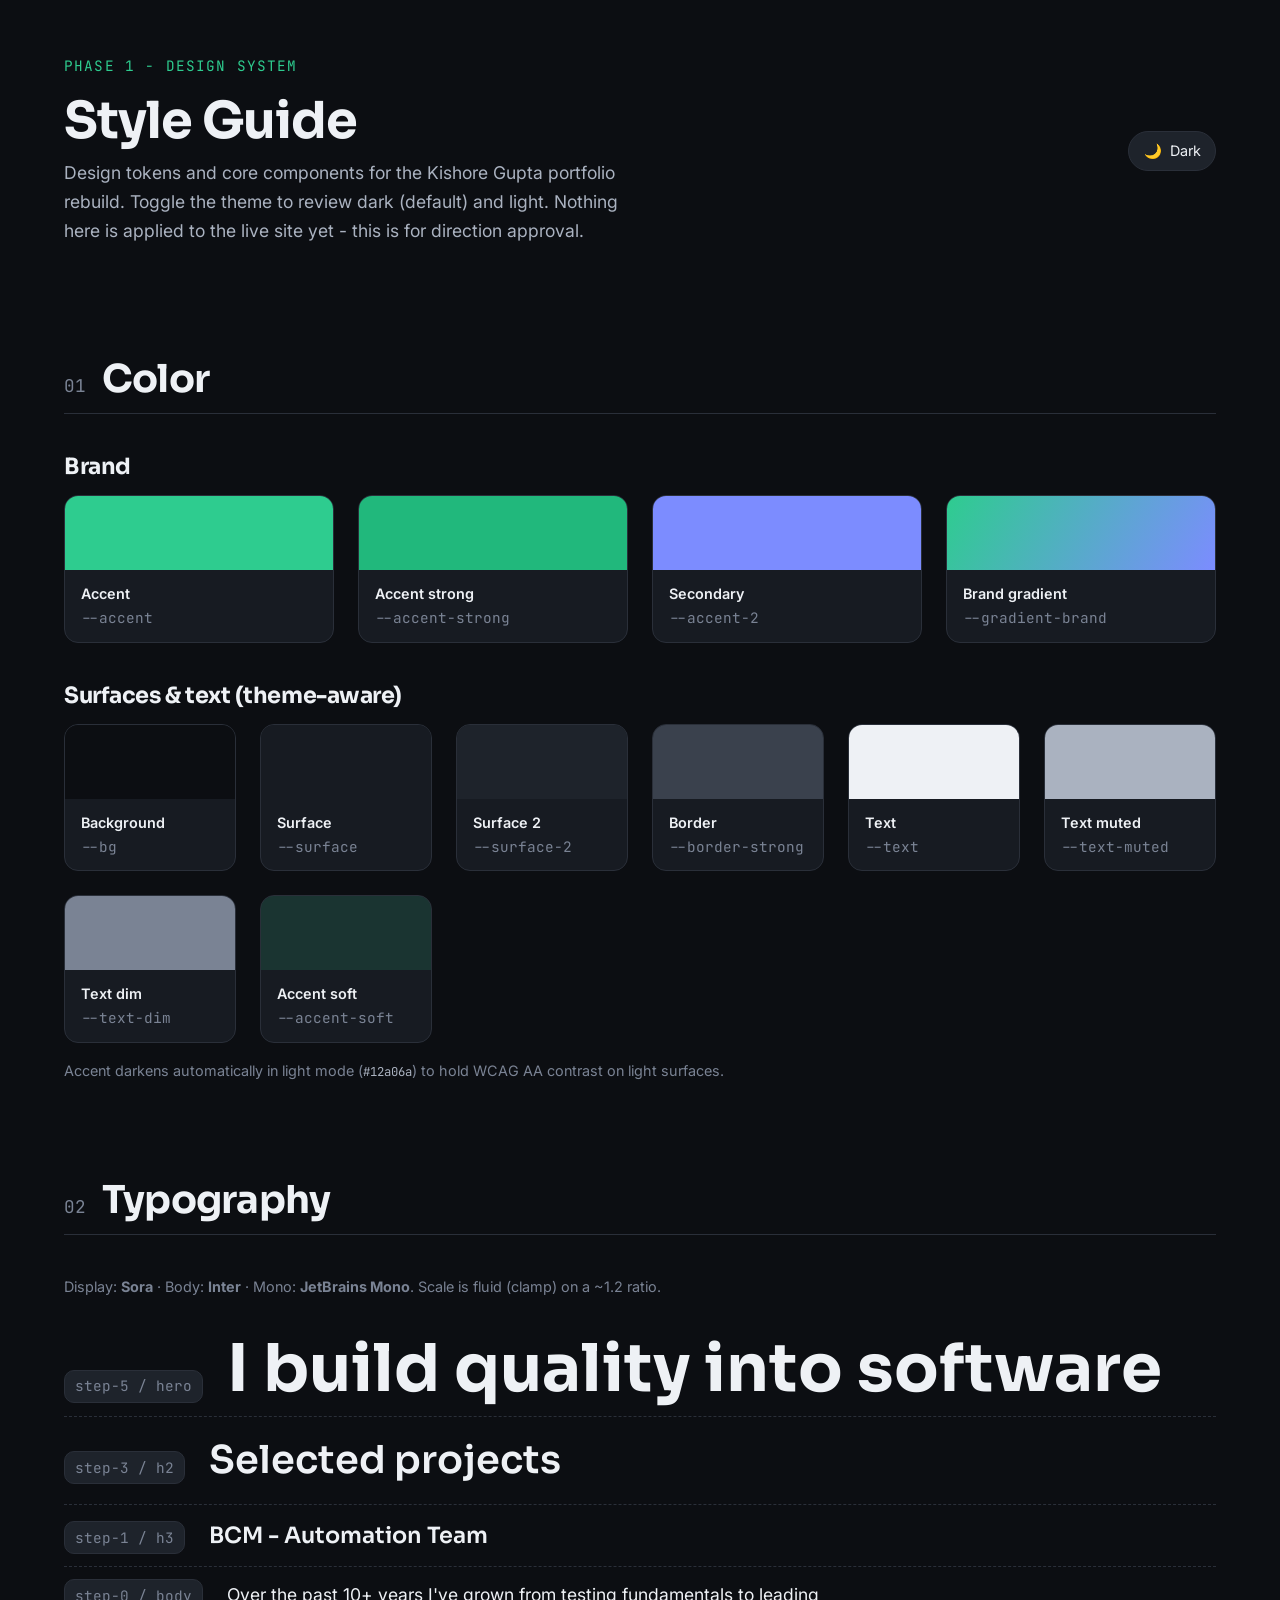
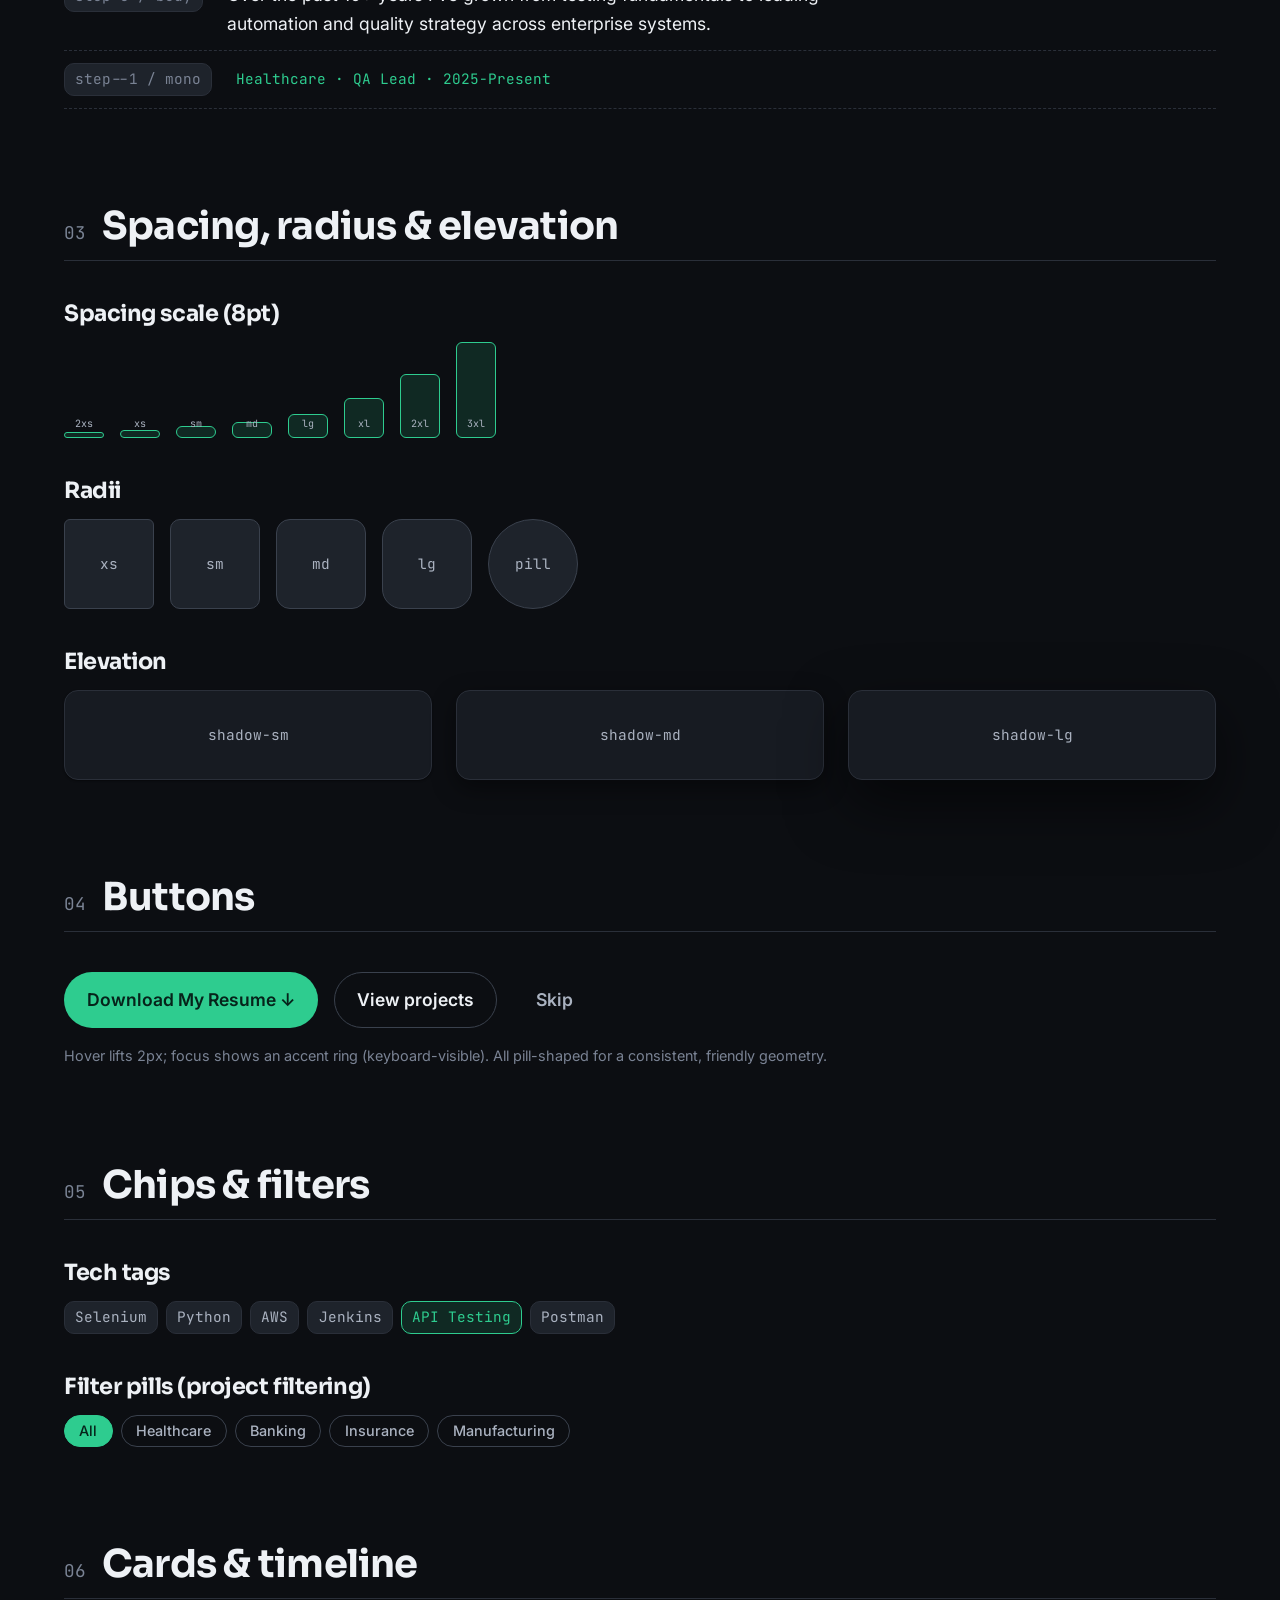
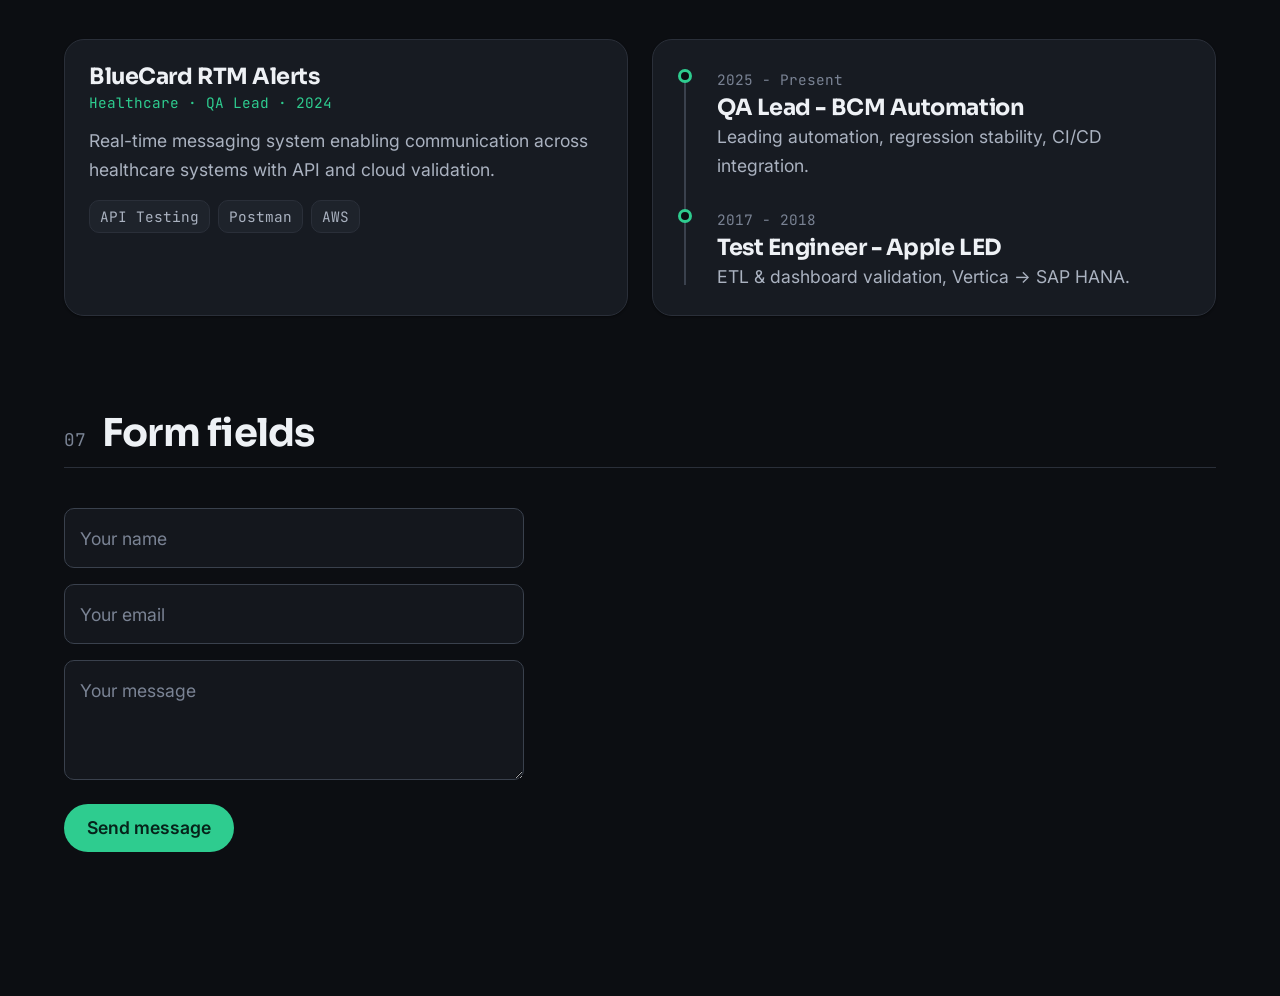
<file: styleguide.html>
<!DOCTYPE html>
<html lang="en" data-theme="dark">
<head>
  <meta charset="UTF-8" />
  <meta name="viewport" content="width=device-width, initial-scale=1.0" />
  <title>Style Guide - Kishore Gupta Portfolio</title>
  <meta name="robots" content="noindex" />

  <link rel="preconnect" href="https://fonts.googleapis.com" />
  <link rel="preconnect" href="https://fonts.gstatic.com" crossorigin />
  <link href="https://fonts.googleapis.com/css2?family=Sora:wght@500;600;700&family=Inter:wght@400;500;600&family=JetBrains+Mono:wght@400;500&display=swap" rel="stylesheet" />

  <link rel="stylesheet" href="css/tokens.css" />
  <style>
    *, *::before, *::after { box-sizing: border-box; }
    html { -webkit-text-size-adjust: 100%; }
    body {
      margin: 0;
      background: var(--bg);
      color: var(--text);
      font-family: var(--font-body);
      font-size: var(--step-0);
      line-height: var(--leading-normal);
      transition: background var(--dur-mid) var(--ease-out), color var(--dur-mid) var(--ease-out);
    }
    h1, h2, h3, h4 { font-family: var(--font-display); line-height: var(--leading-tight); letter-spacing: var(--tracking-tight); margin: 0; }
    a { color: var(--accent); }
    code { font-family: var(--font-mono); font-size: 0.85em; color: var(--text-muted); }

    .wrap { max-width: var(--container-max); margin: 0 auto; padding: var(--space-xl) var(--space-lg) var(--space-4xl); }

    /* ---- page header ---- */
    .sg-top { display: flex; align-items: center; justify-content: space-between; gap: var(--space-md); flex-wrap: wrap; margin-bottom: var(--space-2xl); }
    .sg-top .lead { color: var(--text-muted); max-width: 52ch; margin-top: var(--space-xs); }
    .kicker { font-family: var(--font-mono); font-size: var(--step--1); letter-spacing: var(--tracking-wide); text-transform: uppercase; color: var(--accent); }

    /* ---- section blocks ---- */
    section.block { margin-top: var(--space-3xl); }
    .section-head { display: flex; align-items: baseline; gap: var(--space-md); border-bottom: 1px solid var(--border); padding-bottom: var(--space-sm); margin-bottom: var(--space-xl); }
    .section-head h2 { font-size: var(--step-3); }
    .section-head .idx { font-family: var(--font-mono); color: var(--text-dim); font-size: var(--step-0); }

    .grid { display: grid; gap: var(--space-lg); }
    .cols-2 { grid-template-columns: repeat(auto-fit, minmax(260px, 1fr)); }
    .cols-3 { grid-template-columns: repeat(auto-fit, minmax(220px, 1fr)); }
    .cols-4 { grid-template-columns: repeat(auto-fit, minmax(160px, 1fr)); }

    /* ---- color swatches ---- */
    .swatch { border: 1px solid var(--border); border-radius: var(--radius-md); overflow: hidden; background: var(--surface); }
    .swatch .chip { height: 74px; }
    .swatch .meta { padding: var(--space-sm) var(--space-md); font-size: var(--step--1); }
    .swatch .meta b { display: block; font-family: var(--font-body); font-weight: var(--weight-semibold); color: var(--text); }
    .swatch .meta span { color: var(--text-dim); font-family: var(--font-mono); }

    /* ---- type specimens ---- */
    .type-row { display: flex; align-items: baseline; gap: var(--space-lg); padding: var(--space-sm) 0; border-bottom: 1px dashed var(--border); flex-wrap: wrap; }
    .type-row .tag { font-family: var(--font-mono); font-size: var(--step--1); color: var(--text-dim); min-width: 96px; }

    /* ---- spacing / radius demo ---- */
    .space-demo { display: flex; align-items: flex-end; gap: var(--space-md); flex-wrap: wrap; }
    .space-demo .bar { background: var(--accent-soft); border: 1px solid var(--accent); border-radius: var(--radius-xs); width: 40px; display: flex; align-items: flex-end; justify-content: center; padding-bottom: 4px; font-family: var(--font-mono); font-size: 10px; color: var(--text-muted); }
    .radius-demo { display: flex; gap: var(--space-md); flex-wrap: wrap; }
    .radius-demo .box { width: 90px; height: 90px; background: var(--surface-2); border: 1px solid var(--border-strong); display: grid; place-items: center; font-family: var(--font-mono); font-size: var(--step--1); color: var(--text-muted); }
    .shadow-demo .box { background: var(--surface); border: 1px solid var(--border); border-radius: var(--radius-md); height: 90px; display: grid; place-items: center; font-family: var(--font-mono); font-size: var(--step--1); color: var(--text-muted); }

    /* ============ COMPONENTS ============ */
    /* Buttons */
    .btn { font-family: var(--font-body); font-weight: var(--weight-semibold); font-size: var(--step-0); display: inline-flex; align-items: center; gap: var(--space-xs); padding: 0.7em 1.25em; border-radius: var(--radius-pill); border: 1px solid transparent; cursor: pointer; text-decoration: none; transition: transform var(--dur-fast) var(--ease-out), background var(--dur-fast), border-color var(--dur-fast), box-shadow var(--dur-fast); }
    .btn:hover { transform: translateY(-2px); }
    .btn:focus-visible { outline: none; box-shadow: var(--ring); }
    .btn-primary { background: var(--accent); color: var(--text-on-accent); }
    .btn-primary:hover { background: var(--accent-strong); box-shadow: var(--shadow-md); }
    .btn-secondary { background: transparent; color: var(--text); border-color: var(--border-strong); }
    .btn-secondary:hover { border-color: var(--accent); color: var(--accent); }
    .btn-ghost { background: transparent; color: var(--text-muted); }
    .btn-ghost:hover { color: var(--text); background: var(--surface-2); }

    /* Chips / tech tags */
    .chips { display: flex; flex-wrap: wrap; gap: var(--space-xs); }
    .tag { font-family: var(--font-mono); font-size: var(--step--1); color: var(--text-muted); background: var(--surface-2); border: 1px solid var(--border); border-radius: var(--radius-sm); padding: 0.25em 0.7em; }
    .tag.accent { color: var(--accent); border-color: var(--accent); background: var(--accent-soft); }
    .filter { font-family: var(--font-body); font-weight: var(--weight-medium); font-size: var(--step--1); border-radius: var(--radius-pill); padding: 0.45em 1em; border: 1px solid var(--border-strong); background: transparent; color: var(--text-muted); cursor: pointer; transition: all var(--dur-fast); }
    .filter[aria-pressed="true"] { background: var(--accent); color: var(--text-on-accent); border-color: var(--accent); }

    /* Card */
    .card { background: var(--surface); border: 1px solid var(--border); border-radius: var(--radius-lg); padding: var(--space-lg); box-shadow: var(--shadow-sm); transition: transform var(--dur-mid) var(--ease-out), border-color var(--dur-mid), box-shadow var(--dur-mid); }
    .card:hover { transform: translateY(-4px); border-color: var(--border-strong); box-shadow: var(--shadow-md); }
    .project-card h3 { font-size: var(--step-1); margin-bottom: 2px; }
    .project-meta { font-family: var(--font-mono); font-size: var(--step--1); color: var(--accent); display: block; margin-bottom: var(--space-sm); }
    .project-card p { color: var(--text-muted); margin: 0 0 var(--space-md); }

    /* Timeline node */
    .tl { position: relative; padding-left: var(--space-xl); }
    .tl::before { content: ""; position: absolute; left: 7px; top: 6px; bottom: 6px; width: 2px; background: var(--border-strong); }
    .tl-node { position: relative; padding-bottom: var(--space-lg); }
    .tl-node::before { content: ""; position: absolute; left: calc(-1 * var(--space-xl) + 1px); top: 5px; width: 14px; height: 14px; border-radius: 50%; background: var(--bg); border: 3px solid var(--accent); }
    .tl-node .yr { font-family: var(--font-mono); font-size: var(--step--1); color: var(--text-dim); }
    .tl-node h4 { font-size: var(--step-1); margin: 2px 0; }

    /* Form input (floating label) */
    .field { position: relative; margin-bottom: var(--space-md); }
    .field input, .field textarea { width: 100%; background: var(--bg-elevated); border: 1px solid var(--border-strong); border-radius: var(--radius-sm); color: var(--text); font: inherit; padding: 1.15em 0.9em 0.5em; transition: border-color var(--dur-fast), box-shadow var(--dur-fast); }
    .field textarea { resize: vertical; min-height: 120px; }
    .field input:focus, .field textarea:focus { outline: none; border-color: var(--accent); box-shadow: var(--ring); }
    .field label { position: absolute; left: 0.9em; top: 0.9em; color: var(--text-dim); pointer-events: none; transition: all var(--dur-fast) var(--ease-out); font-size: var(--step-0); }
    .field input:focus + label, .field input:not(:placeholder-shown) + label,
    .field textarea:focus + label, .field textarea:not(:placeholder-shown) + label { top: 0.35em; font-size: var(--step--1); color: var(--accent); }

    /* Theme toggle */
    .theme-toggle { display: inline-flex; align-items: center; gap: 8px; background: var(--surface-2); border: 1px solid var(--border); color: var(--text); border-radius: var(--radius-pill); padding: 0.5em 1em; cursor: pointer; font: inherit; font-size: var(--step--1); }
    .theme-toggle:focus-visible { outline: none; box-shadow: var(--ring); }

    .note { color: var(--text-dim); font-size: var(--step--1); margin-top: var(--space-md); }
  </style>
</head>
<body>
  <div class="wrap">

    <header class="sg-top">
      <div>
        <p class="kicker">Phase 1 - Design System</p>
        <h1 style="font-size: var(--step-4); margin-top: 6px;">Style Guide</h1>
        <p class="lead">Design tokens and core components for the Kishore Gupta portfolio rebuild. Toggle the theme to review dark (default) and light. Nothing here is applied to the live site yet - this is for direction approval.</p>
      </div>
      <button class="theme-toggle" id="themeToggle" aria-label="Toggle color theme">
        <span id="themeIcon">🌙</span><span id="themeName">Dark</span>
      </button>
    </header>

    <!-- COLOR -->
    <section class="block">
      <div class="section-head"><span class="idx">01</span><h2>Color</h2></div>
      <h3 style="font-size: var(--step-1); margin-bottom: var(--space-md);">Brand</h3>
      <div class="grid cols-4">
        <div class="swatch"><div class="chip" style="background: var(--accent);"></div><div class="meta"><b>Accent</b><span>--accent</span></div></div>
        <div class="swatch"><div class="chip" style="background: var(--accent-strong);"></div><div class="meta"><b>Accent strong</b><span>--accent-strong</span></div></div>
        <div class="swatch"><div class="chip" style="background: var(--accent-2);"></div><div class="meta"><b>Secondary</b><span>--accent-2</span></div></div>
        <div class="swatch"><div class="chip" style="background: var(--gradient-brand);"></div><div class="meta"><b>Brand gradient</b><span>--gradient-brand</span></div></div>
      </div>
      <h3 style="font-size: var(--step-1); margin: var(--space-xl) 0 var(--space-md);">Surfaces &amp; text (theme-aware)</h3>
      <div class="grid cols-4">
        <div class="swatch"><div class="chip" style="background: var(--bg);"></div><div class="meta"><b>Background</b><span>--bg</span></div></div>
        <div class="swatch"><div class="chip" style="background: var(--surface);"></div><div class="meta"><b>Surface</b><span>--surface</span></div></div>
        <div class="swatch"><div class="chip" style="background: var(--surface-2);"></div><div class="meta"><b>Surface 2</b><span>--surface-2</span></div></div>
        <div class="swatch"><div class="chip" style="background: var(--border-strong);"></div><div class="meta"><b>Border</b><span>--border-strong</span></div></div>
        <div class="swatch"><div class="chip" style="background: var(--text);"></div><div class="meta"><b>Text</b><span>--text</span></div></div>
        <div class="swatch"><div class="chip" style="background: var(--text-muted);"></div><div class="meta"><b>Text muted</b><span>--text-muted</span></div></div>
        <div class="swatch"><div class="chip" style="background: var(--text-dim);"></div><div class="meta"><b>Text dim</b><span>--text-dim</span></div></div>
        <div class="swatch"><div class="chip" style="background: var(--accent-soft);"></div><div class="meta"><b>Accent soft</b><span>--accent-soft</span></div></div>
      </div>
      <p class="note">Accent darkens automatically in light mode (<code>#12a06a</code>) to hold WCAG AA contrast on light surfaces.</p>
    </section>

    <!-- TYPE -->
    <section class="block">
      <div class="section-head"><span class="idx">02</span><h2>Typography</h2></div>
      <p class="note" style="margin-top:0;">Display: <b>Sora</b> · Body: <b>Inter</b> · Mono: <b>JetBrains Mono</b>. Scale is fluid (clamp) on a ~1.2 ratio.</p>
      <div style="margin-top: var(--space-lg);">
        <div class="type-row"><span class="tag">step-5 / hero</span><span style="font-family:var(--font-display); font-weight:700; font-size:var(--step-5); line-height:1.05;">I build quality into software</span></div>
        <div class="type-row"><span class="tag">step-3 / h2</span><span style="font-family:var(--font-display); font-weight:600; font-size:var(--step-3);">Selected projects</span></div>
        <div class="type-row"><span class="tag">step-1 / h3</span><span style="font-family:var(--font-display); font-weight:600; font-size:var(--step-1);">BCM - Automation Team</span></div>
        <div class="type-row"><span class="tag">step-0 / body</span><span style="font-size:var(--step-0); max-width:60ch;">Over the past 10+ years I've grown from testing fundamentals to leading automation and quality strategy across enterprise systems.</span></div>
        <div class="type-row"><span class="tag">step--1 / mono</span><span style="font-family:var(--font-mono); font-size:var(--step--1); color:var(--accent);">Healthcare · QA Lead · 2025-Present</span></div>
      </div>
    </section>

    <!-- SPACING / RADIUS / SHADOW -->
    <section class="block">
      <div class="section-head"><span class="idx">03</span><h2>Spacing, radius &amp; elevation</h2></div>
      <h3 style="font-size: var(--step-1); margin-bottom: var(--space-md);">Spacing scale (8pt)</h3>
      <div class="space-demo">
        <div class="bar" style="height: var(--space-2xs);">2xs</div>
        <div class="bar" style="height: var(--space-xs);">xs</div>
        <div class="bar" style="height: var(--space-sm);">sm</div>
        <div class="bar" style="height: var(--space-md);">md</div>
        <div class="bar" style="height: var(--space-lg);">lg</div>
        <div class="bar" style="height: var(--space-xl);">xl</div>
        <div class="bar" style="height: var(--space-2xl);">2xl</div>
        <div class="bar" style="height: var(--space-3xl);">3xl</div>
      </div>
      <h3 style="font-size: var(--step-1); margin: var(--space-xl) 0 var(--space-md);">Radii</h3>
      <div class="radius-demo">
        <div class="box" style="border-radius: var(--radius-xs);">xs</div>
        <div class="box" style="border-radius: var(--radius-sm);">sm</div>
        <div class="box" style="border-radius: var(--radius-md);">md</div>
        <div class="box" style="border-radius: var(--radius-lg);">lg</div>
        <div class="box" style="border-radius: var(--radius-pill);">pill</div>
      </div>
      <h3 style="font-size: var(--step-1); margin: var(--space-xl) 0 var(--space-md);">Elevation</h3>
      <div class="grid cols-3 shadow-demo">
        <div class="box" style="box-shadow: var(--shadow-sm);">shadow-sm</div>
        <div class="box" style="box-shadow: var(--shadow-md);">shadow-md</div>
        <div class="box" style="box-shadow: var(--shadow-lg);">shadow-lg</div>
      </div>
    </section>

    <!-- BUTTONS -->
    <section class="block">
      <div class="section-head"><span class="idx">04</span><h2>Buttons</h2></div>
      <div style="display:flex; gap:var(--space-md); flex-wrap:wrap; align-items:center;">
        <a class="btn btn-primary" href="#">Download My Resume ↓</a>
        <a class="btn btn-secondary" href="#">View projects</a>
        <button class="btn btn-ghost">Skip</button>
      </div>
      <p class="note">Hover lifts 2px; focus shows an accent ring (keyboard-visible). All pill-shaped for a consistent, friendly geometry.</p>
    </section>

    <!-- CHIPS + FILTERS -->
    <section class="block">
      <div class="section-head"><span class="idx">05</span><h2>Chips &amp; filters</h2></div>
      <h3 style="font-size: var(--step-1); margin-bottom: var(--space-md);">Tech tags</h3>
      <div class="chips">
        <span class="tag">Selenium</span><span class="tag">Python</span><span class="tag">AWS</span>
        <span class="tag">Jenkins</span><span class="tag accent">API Testing</span><span class="tag">Postman</span>
      </div>
      <h3 style="font-size: var(--step-1); margin: var(--space-xl) 0 var(--space-md);">Filter pills (project filtering)</h3>
      <div class="chips">
        <button class="filter" aria-pressed="true">All</button>
        <button class="filter" aria-pressed="false">Healthcare</button>
        <button class="filter" aria-pressed="false">Banking</button>
        <button class="filter" aria-pressed="false">Insurance</button>
        <button class="filter" aria-pressed="false">Manufacturing</button>
      </div>
    </section>

    <!-- CARDS -->
    <section class="block">
      <div class="section-head"><span class="idx">06</span><h2>Cards &amp; timeline</h2></div>
      <div class="grid cols-2">
        <article class="card project-card">
          <h3>BlueCard RTM Alerts</h3>
          <span class="project-meta">Healthcare · QA Lead · 2024</span>
          <p>Real-time messaging system enabling communication across healthcare systems with API and cloud validation.</p>
          <div class="chips"><span class="tag">API Testing</span><span class="tag">Postman</span><span class="tag">AWS</span></div>
        </article>
        <div class="card">
          <div class="tl">
            <div class="tl-node"><span class="yr">2025 - Present</span><h4>QA Lead - BCM Automation</h4><p style="color:var(--text-muted); margin:0;">Leading automation, regression stability, CI/CD integration.</p></div>
            <div class="tl-node" style="padding-bottom:0;"><span class="yr">2017 - 2018</span><h4>Test Engineer - Apple LED</h4><p style="color:var(--text-muted); margin:0;">ETL &amp; dashboard validation, Vertica → SAP HANA.</p></div>
          </div>
        </div>
      </div>
    </section>

    <!-- FORM -->
    <section class="block">
      <div class="section-head"><span class="idx">07</span><h2>Form fields</h2></div>
      <div style="max-width: 460px;">
        <div class="field"><input type="text" id="n" placeholder=" " /><label for="n">Your name</label></div>
        <div class="field"><input type="email" id="e" placeholder=" " /><label for="e">Your email</label></div>
        <div class="field"><textarea id="m" placeholder=" "></textarea><label for="m">Your message</label></div>
        <button class="btn btn-primary" type="button">Send message</button>
      </div>
    </section>

  </div>

  <script>
    const root = document.documentElement;
    const btn = document.getElementById("themeToggle");
    const icon = document.getElementById("themeIcon");
    const name = document.getElementById("themeName");
    btn.addEventListener("click", () => {
      const next = root.getAttribute("data-theme") === "dark" ? "light" : "dark";
      root.setAttribute("data-theme", next);
      icon.textContent = next === "dark" ? "🌙" : "☀️";
      name.textContent = next === "dark" ? "Dark" : "Light";
    });
  </script>
</body>
</html>
</file>
<file: css/tokens.css>
/* ============================================================
   Kishore Gupta Portfolio — Design Tokens
   Phase 1 design system. Dark is the default theme.
   Toggle light mode with <html data-theme="light">.
   ============================================================ */

:root {
  /* ---- Type families ---- */
  --font-display: "Sora", -apple-system, BlinkMacSystemFont, "Segoe UI", sans-serif;
  --font-body: "Inter", -apple-system, BlinkMacSystemFont, "Segoe UI", sans-serif;
  --font-mono: "JetBrains Mono", ui-monospace, "SF Mono", Menlo, monospace;

  /* ---- Fluid type scale (Minor Third ~1.2) ---- */
  --step--1: clamp(0.83rem, 0.80rem + 0.15vw, 0.90rem);
  --step-0:  clamp(1.00rem, 0.95rem + 0.25vw, 1.10rem);   /* body */
  --step-1:  clamp(1.20rem, 1.12rem + 0.40vw, 1.40rem);
  --step-2:  clamp(1.44rem, 1.30rem + 0.70vw, 1.80rem);
  --step-3:  clamp(1.73rem, 1.50rem + 1.15vw, 2.40rem);
  --step-4:  clamp(2.07rem, 1.70rem + 1.85vw, 3.20rem);
  --step-5:  clamp(2.49rem, 1.95rem + 2.70vw, 4.20rem);
  --step-6:  clamp(2.8rem, 1.85rem + 4.4vw, 5.2rem);      /* hero display */

  --leading-tight: 1.12;
  --leading-snug: 1.3;
  --leading-normal: 1.65;
  --tracking-tight: -0.02em;
  --tracking-wide: 0.08em;

  --weight-normal: 400;
  --weight-medium: 500;
  --weight-semibold: 600;
  --weight-bold: 700;

  /* ---- Spacing scale (8pt-based) ---- */
  --space-2xs: 0.25rem;
  --space-xs:  0.5rem;
  --space-sm:  0.75rem;
  --space-md:  1rem;
  --space-lg:  1.5rem;
  --space-xl:  2.5rem;
  --space-2xl: 4rem;
  --space-3xl: 6rem;
  --space-4xl: 9rem;

  --container-max: 1200px;
  --content-max: 68ch;

  /* ---- Radii ---- */
  --radius-xs: 6px;
  --radius-sm: 10px;
  --radius-md: 14px;
  --radius-lg: 20px;
  --radius-pill: 999px;

  /* ---- Motion ---- */
  --ease-out: cubic-bezier(0.22, 1, 0.36, 1);
  --ease-in-out: cubic-bezier(0.65, 0, 0.35, 1);
  --ease-spring: cubic-bezier(0.16, 1, 0.3, 1);   /* smooth easeOutExpo — the "Apple" glide */
  --dur-fast: 140ms;
  --dur-mid: 260ms;
  --dur-slow: 520ms;
  --dur-reveal: 900ms;

  /* ---- Brand accent (stable across themes) ---- */
  --accent: #2ecc8f;           /* signal green — "quality / pass" */
  --accent-strong: #21b87c;
  --accent-soft: rgba(46, 204, 143, 0.14);
  --accent-2: #7c8cff;         /* secondary (violet) for gradients */
  --gradient-brand: linear-gradient(120deg, var(--accent) 0%, var(--accent-2) 100%);
}

/* ============================================================
   DARK THEME (default)
   ============================================================ */
:root,
:root[data-theme="dark"] {
  color-scheme: dark;

  --bg: #0c0e12;             /* warm ink, not navy */
  --bg-elevated: #14171d;
  --surface: #171b22;
  --surface-2: #1e232b;
  --border: #2a2f39;
  --border-strong: #3a414d;

  --text: #eef1f5;
  --text-muted: #aab2c0;
  --text-dim: #7a8394;
  --text-on-accent: #06231a;

  --shadow-sm: 0 1px 2px rgba(0, 0, 0, 0.4);
  --shadow-md: 0 8px 24px rgba(0, 0, 0, 0.45);
  --shadow-lg: 0 24px 60px rgba(0, 0, 0, 0.55);
  --ring: 0 0 0 3px var(--accent-soft);

  --grid-line: rgba(255, 255, 255, 0.04);
}

/* ============================================================
   LIGHT THEME
   Applied when the visitor forces light (data-theme="light")
   OR when they haven't chosen and their OS prefers light.
   ============================================================ */
:root[data-theme="light"] {
  color-scheme: light;

  --bg: #f7f8fa;
  --bg-elevated: #ffffff;
  --surface: #ffffff;
  --surface-2: #f0f2f5;
  --border: #e2e6ec;
  --border-strong: #cbd2dc;

  --text: #11151c;
  --text-muted: #4a5464;
  --text-dim: #5b6675;       /* AA: 5.49:1 on light bg */
  --text-on-accent: #ffffff; /* white on accent button — AA 5.86:1 */

  --accent: #0b7350;         /* AA: >=4.6:1 as small text on light + tinted chips */
  --accent-strong: #096245;
  --accent-soft: rgba(11, 115, 80, 0.12);

  --shadow-sm: 0 1px 2px rgba(16, 24, 40, 0.06);
  --shadow-md: 0 10px 28px rgba(16, 24, 40, 0.10);
  --shadow-lg: 0 24px 60px rgba(16, 24, 40, 0.14);

  --grid-line: rgba(0, 0, 0, 0.04);
}

/* Dark is the default theme. Light applies only when the visitor
   explicitly chooses it (data-theme="light"), set via the toggle. */

@media (prefers-reduced-motion: reduce) {
  :root {
    --dur-fast: 0ms;
    --dur-mid: 0ms;
    --dur-slow: 0ms;
  }
}
</file>
